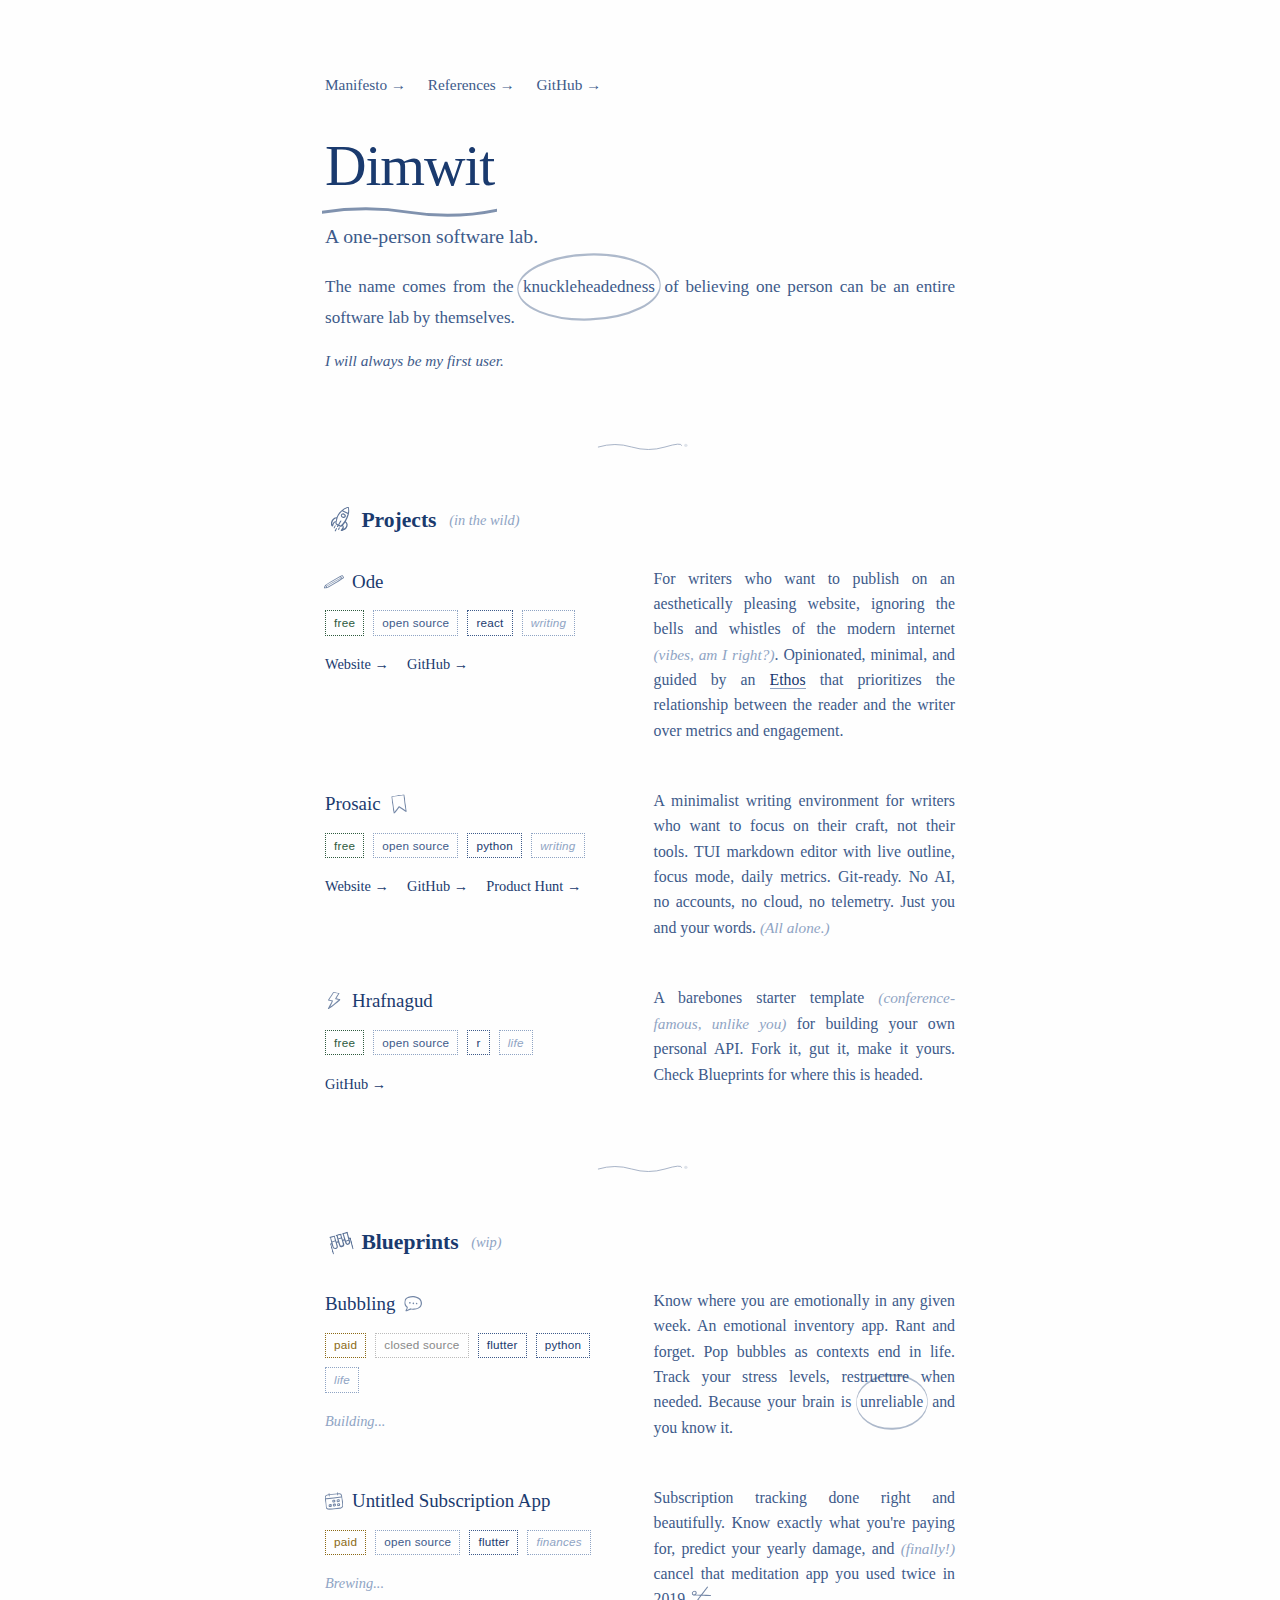
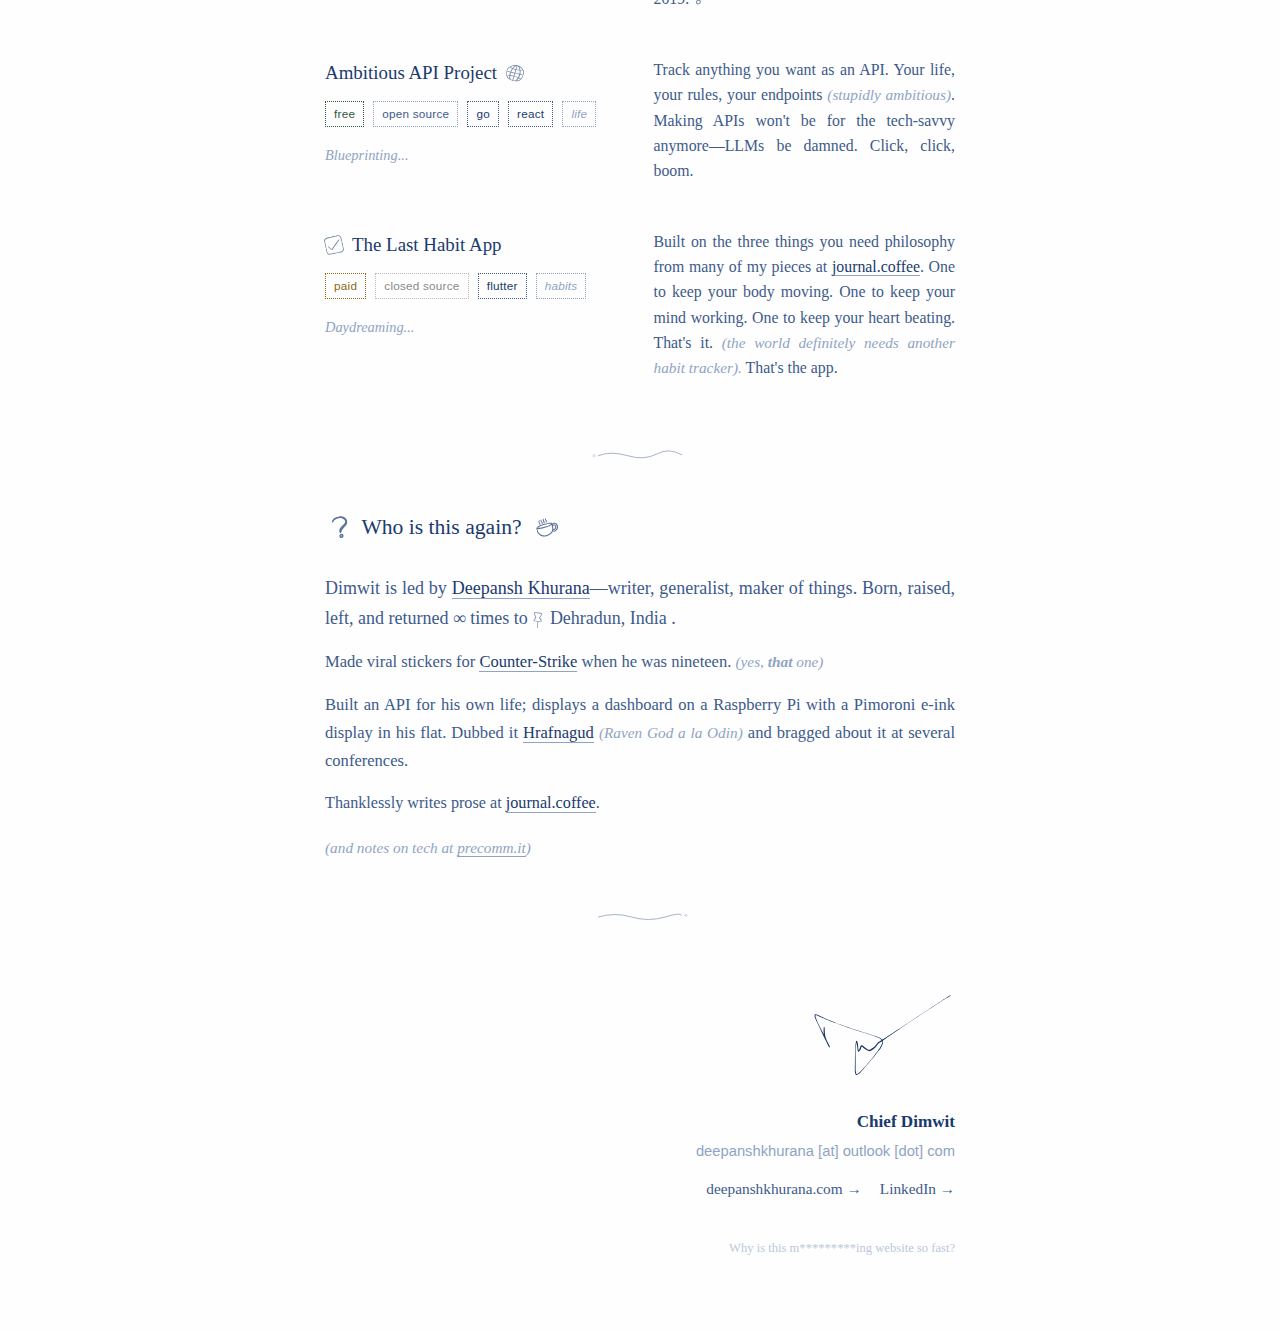
<file: index.html>
<!DOCTYPE html>
<html lang="en">
<head>
  <meta charset="UTF-8">
  <meta name="viewport" content="width=device-width, initial-scale=1.0">
  <title>Dimwit | A One-Person Software Lab</title>
  <meta name="description" content="A one-person software lab building tools for writers, thinkers, and people who want to live intentionally. Projects include Ode, Prosaic, and Hrafnagud.">
  <meta name="keywords" content="software, indie developer, writing tools, personal API, Ode, Prosaic, Hrafnagud, Deepansh Khurana">
  <meta name="author" content="Deepansh Khurana">
  <meta name="robots" content="index, follow">
  
  <meta property="og:type" content="website">
  <meta property="og:title" content="Dimwit | A One-Person Software Lab">
  <meta property="og:description" content="A one-person software lab building tools for writers, thinkers, and people who want to live intentionally.">
  <meta property="og:image" content="https://dimwit.me/svg/og-image.svg">
  <meta property="og:url" content="https://dimwit.me">
  <meta property="og:site_name" content="Dimwit">
  
  <meta name="twitter:card" content="summary_large_image">
  <meta name="twitter:title" content="Dimwit | A One-Person Software Lab">
  <meta name="twitter:description" content="A one-person software lab building tools for writers, thinkers, and people who want to live intentionally.">
  <meta name="twitter:image" content="https://dimwit.me/svg/og-image.svg">
  
  <link rel="canonical" href="https://dimwit.me">
  <link rel="stylesheet" href="style.css">
  <link rel="icon" href="svg/favicon.svg" type="image/svg+xml">
</head>
<body>
  <main>
    <header>
      <nav class="header-nav">
        <a href="manifesto.html">Manifesto →</a>
        <a href="references.html">References →</a>
        <a href="https://github.com/dimwitlabs" target="_blank" rel="noopener">GitHub →</a>
      </nav>
      <h1>
        <span class="annotated">
          Dimwit
          <svg class="underline-scribble" viewBox="0 0 200 12" preserveAspectRatio="none"><path d="M0 8 Q 50 2, 100 8 T 200 6" fill="none" stroke="currentColor" stroke-width="2.5" stroke-linecap="round"/></svg>
        </span>
      </h1>
      <p class="tagline">A one-person software lab.</p>
      <p class="premise">
        The name comes from the 
        <span class="circled">
          knuckleheadedness
          <svg class="circle-annotation" viewBox="0 0 200 50" preserveAspectRatio="none"><ellipse cx="100" cy="25" rx="96" ry="22" fill="none" stroke="currentColor" stroke-width="1.5"/></svg>
        </span>
        of believing one person can be an entire software lab by themselves.
      </p>
      <p class="premise-note">
        I will always be my first user.
      </p>
    </header>

    <img src="svg/divider.svg" class="doodle-divider" alt="">

    <section class="projects">
      <h2>
        <img src="svg/icons/rocket.svg" class="doodle-icon rotate-n20" alt="">
        <strong>Projects</strong>
        <span class="scribble-note">(in the wild)</span>
      </h2>
      
      <div class="project-list">
        <article class="project card-layout">
          <div class="card-info">
            <div class="project-header icon-first">
              <img src="svg/icons/pencil.svg" class="framework-icon rotate-12" alt="">
              <h3 class="project-title">Ode</h3>
            </div>
            <div class="project-tags">
              <span class="tag tag-free">free</span>
              <span class="tag tag-open">open source</span>
              <span class="tag tag-stack">React</span>
              <span class="tag tag-category">writing</span>
            </div>
            <div class="project-links">
              <a href="https://ode.dimwit.me" class="project-link" target="_blank" rel="noopener">Website →</a>
              <a href="https://github.com/deepanshkhurana/ode" class="project-link" target="_blank" rel="noopener">GitHub →</a>
            </div>
          </div>
          <p class="project-desc">For writers who want to publish on an aesthetically pleasing website, ignoring the bells and whistles of the modern internet <span class="note-inline">(vibes, am I right?)</span>. Opinionated, minimal, and guided by an <a href="https://ode.dimwit.me/ethos.html" target="_blank" rel="noopener">Ethos</a> that prioritizes the relationship between the reader and the writer over metrics and engagement.</p>
        </article>

        <article class="project card-layout">
          <div class="card-info">
            <div class="project-header icon-last">
              <h3 class="project-title">Prosaic</h3>
              <img src="svg/icons/bookmark.svg" class="framework-icon rotate-n8" alt="">
            </div>
            <div class="project-tags">
              <span class="tag tag-free">free</span>
              <span class="tag tag-open">open source</span>
              <span class="tag tag-stack">Python</span>
              <span class="tag tag-category">writing</span>
            </div>
            <div class="project-links">
              <a href="https://prosaic.dimwit.me" class="project-link" target="_blank" rel="noopener">Website →</a>
              <a href="https://github.com/deepanshkhurana/Prosaic" class="project-link" target="_blank" rel="noopener">GitHub →</a>
              <a href="https://www.producthunt.com/products/prosaic" class="project-link" target="_blank" rel="noopener">Product Hunt →</a>
            </div>
          </div>
          <p class="project-desc">A minimalist writing environment for writers who want to focus on their craft, not their tools. TUI markdown editor with live outline, focus mode, daily metrics. Git-ready. No AI, no accounts, no cloud, no telemetry. Just you and your words. <span class="note-inline">(All alone.)</span></p>
        </article>

        <article class="project card-layout">
          <div class="card-info">
            <div class="project-header icon-first">
              <img src="svg/icons/zap.svg" class="framework-icon rotate-10" alt="">
              <h3 class="project-title">Hrafnagud</h3>
            </div>
            <div class="project-tags">
              <span class="tag tag-free">free</span>
              <span class="tag tag-open">open source</span>
              <span class="tag tag-stack">R</span>
              <span class="tag tag-category">life</span>
            </div>
            <div class="project-links">
              <a href="https://github.com/DeepanshKhurana/Hrafnagud-Dynamo" class="project-link" target="_blank" rel="noopener">GitHub →</a>
            </div>
          </div>
          <p class="project-desc">A barebones starter template <span class="note-inline">(conference-famous, unlike you)</span> for building your own personal API. Fork it, gut it, make it yours. <span class="note-inline"></span>Check Blueprints for where this is headed.</p>
        </article>
      </div>
    </section>

    <img src="svg/divider.svg" class="doodle-divider" alt="">

    <section class="blueprints">
      <h2>
        <img src="svg/icons/test-tube.svg" class="doodle-icon rotate-18" alt="">
        <strong>Blueprints</strong>
        <span class="scribble-note">(wip)</span>
      </h2>
      
      <div class="blueprint-list">
        <article class="blueprint card-layout">
          <div class="card-info">
            <div class="project-header icon-last">
              <h3 class="project-title">Bubbling</h3>
              <img src="svg/icons/bubble.svg" class="framework-icon rotate-5" alt="">
            </div>
            <div class="project-tags">
              <span class="tag tag-paid">paid</span>
              <span class="tag tag-closed">closed source</span>
              <span class="tag tag-stack">Flutter</span>
              <span class="tag tag-stack">Python</span>
              <span class="tag tag-category">life</span>
            </div>
            <span class="status">Building...</span>
          </div>
          <p class="project-desc">Know where you are emotionally in any given week. An emotional inventory app. Rant and forget. Pop bubbles as contexts end in life. Track your stress levels, restructure when needed. Because your brain is <span class="circled">unreliable<svg class="circle-annotation" viewBox="0 0 200 50" preserveAspectRatio="none"><ellipse cx="100" cy="25" rx="96" ry="22" fill="none" stroke="currentColor" stroke-width="1.5"/></svg></span> and you know it.</p>
        </article>

        <article class="blueprint card-layout">
          <div class="card-info">
            <div class="project-header icon-first">
              <img src="svg/icons/calendar.svg" class="framework-icon rotate-n5" alt="">
              <h3 class="project-title">Untitled Subscription App</h3>
            </div>
            <div class="project-tags">
              <span class="tag tag-paid">paid</span>
              <span class="tag tag-open">open source</span>
              <span class="tag tag-stack">Flutter</span>
              <span class="tag tag-category">finances</span>
            </div>
            <span class="status">Brewing...</span>
          </div>
          <p class="project-desc">Subscription tracking done right and beautifully. Know exactly what you're paying for, predict your yearly damage, and <span class="note-inline">(finally!)</span> cancel that meditation app you used twice in 2019. <img src="svg/icons/scissors.svg" class="framework-icon rotate-n25" alt=""></p>
        </article>

        <article class="blueprint card-layout">
          <div class="card-info">
            <div class="project-header icon-last">
              <h3 class="project-title">Ambitious API Project</h3>
              <img src="svg/icons/globe.svg" class="framework-icon rotate-15" alt="">
            </div>
            <div class="project-tags">
              <span class="tag tag-free">free</span>
              <span class="tag tag-open">open source</span>
              <span class="tag tag-stack">Go</span>
              <span class="tag tag-stack">React</span>
              <span class="tag tag-category">life</span>
            </div>
            <span class="status">Blueprinting...</span>
          </div>
          <p class="project-desc">Track anything you want as an API. Your life, your rules, your endpoints <span class="note-inline">(stupidly ambitious)</span>. Making APIs won't be for the tech-savvy anymore—LLMs be damned. Click, click, boom.</p>
        </article>

        <article class="blueprint card-layout">
          <div class="card-info">
            <div class="project-header icon-first">
              <img src="svg/icons/checklist.svg" class="framework-icon rotate-n12" alt="">
              <h3 class="project-title">The Last Habit App</h3>
            </div>
            <div class="project-tags">
              <span class="tag tag-paid">paid</span>
              <span class="tag tag-closed">closed source</span>
              <span class="tag tag-stack">Flutter</span>
              <span class="tag tag-category">habits</span>
            </div>
            <span class="status">Daydreaming...</span>
          </div>
          <p class="project-desc">Built on the three things you need philosophy from many of my pieces at <a href="https://journal.coffee/" target="_blank" rel="noopener">journal.coffee</a>. One to keep your body moving. One to keep your mind working. One to keep your heart beating. That's it. <span class="note-inline">(the world definitely needs another habit tracker).</span> That's the app.
        </article>
      </div>
    </section>

    <img src="svg/divider-alt.svg" class="doodle-divider" alt="">

    <section class="about">
      <h2>
        <img src="svg/icons/question.svg" class="doodle-icon rotate-n10" alt="">
        Who is this again?
        <img src="svg/icons/coffee.svg" class="doodle-icon rotate-8" alt="">
      </h2>
      <p>
        Dimwit is led by <a href="https://deepanshkhurana.com/" target="_blank" rel="noopener">Deepansh Khurana</a>—writer, generalist, maker of things. 
        <span class="location">
          Born, raised, left, and returned ∞ times to <img src="svg/icons/pin.svg" class="doodle-pin-img" alt="">Dehradun, India
        </span>.
      </p>
      <p class="bio-detail">
        Made viral stickers for <a href="https://stash.clash.gg/stickers/capsule/110/Team-Roles-Capsule" target="_blank" rel="noopener">Counter-Strike</a> when he was nineteen. <span class="note-inline">(yes, <strong>that</strong> one)</span>
      </p>
      <p class="bio-detail">
        Built an API for his own life; displays a dashboard on a Raspberry Pi with a Pimoroni e-ink display in his flat. Dubbed it <a href="https://github.com/DeepanshKhurana/Hrafnagud-Dynamo" target="_blank" rel="noopener">Hrafnagud</a> <span class="note-inline">(Raven God a la Odin)</span> and bragged about it at several conferences.
      </p>
      <p class="bio-journal">
        Thanklessly writes prose at <a href="https://journal.coffee/" target="_blank" rel="noopener">journal.coffee</a>.
      </p>
      <span class="note-inline">(and notes on tech at <a href="https://precomm.it" target="_blank" rel="noopener">precomm.it</a>)</span>
    </section>

    <img src="svg/divider.svg" class="doodle-divider" alt="">

    <footer>
      <img src="svg/signature.svg" class="signature-doodle" alt="">
      
      <div class="signature">
        <span class="title">Chief Dimwit</span>
        <span class="email">deepanshkhurana [at] outlook [dot] com</span>
        <div class="footer-links">
          <a href="https://deepanshkhurana.com/" target="_blank" rel="noopener">deepanshkhurana.com →</a>
          <a href="https://linkedin.com/in/deepanshkhurana" target="_blank" rel="noopener">LinkedIn →</a>
        </div>
      </div>

      <p class="footer-joke">
        <a href="https://motherfuckingwebsite.com/" target="_blank" rel="noopener">Why is this m*********ing website so fast?</a>
      </p>
    </footer>
  </main>
</body>
</html>
</file>
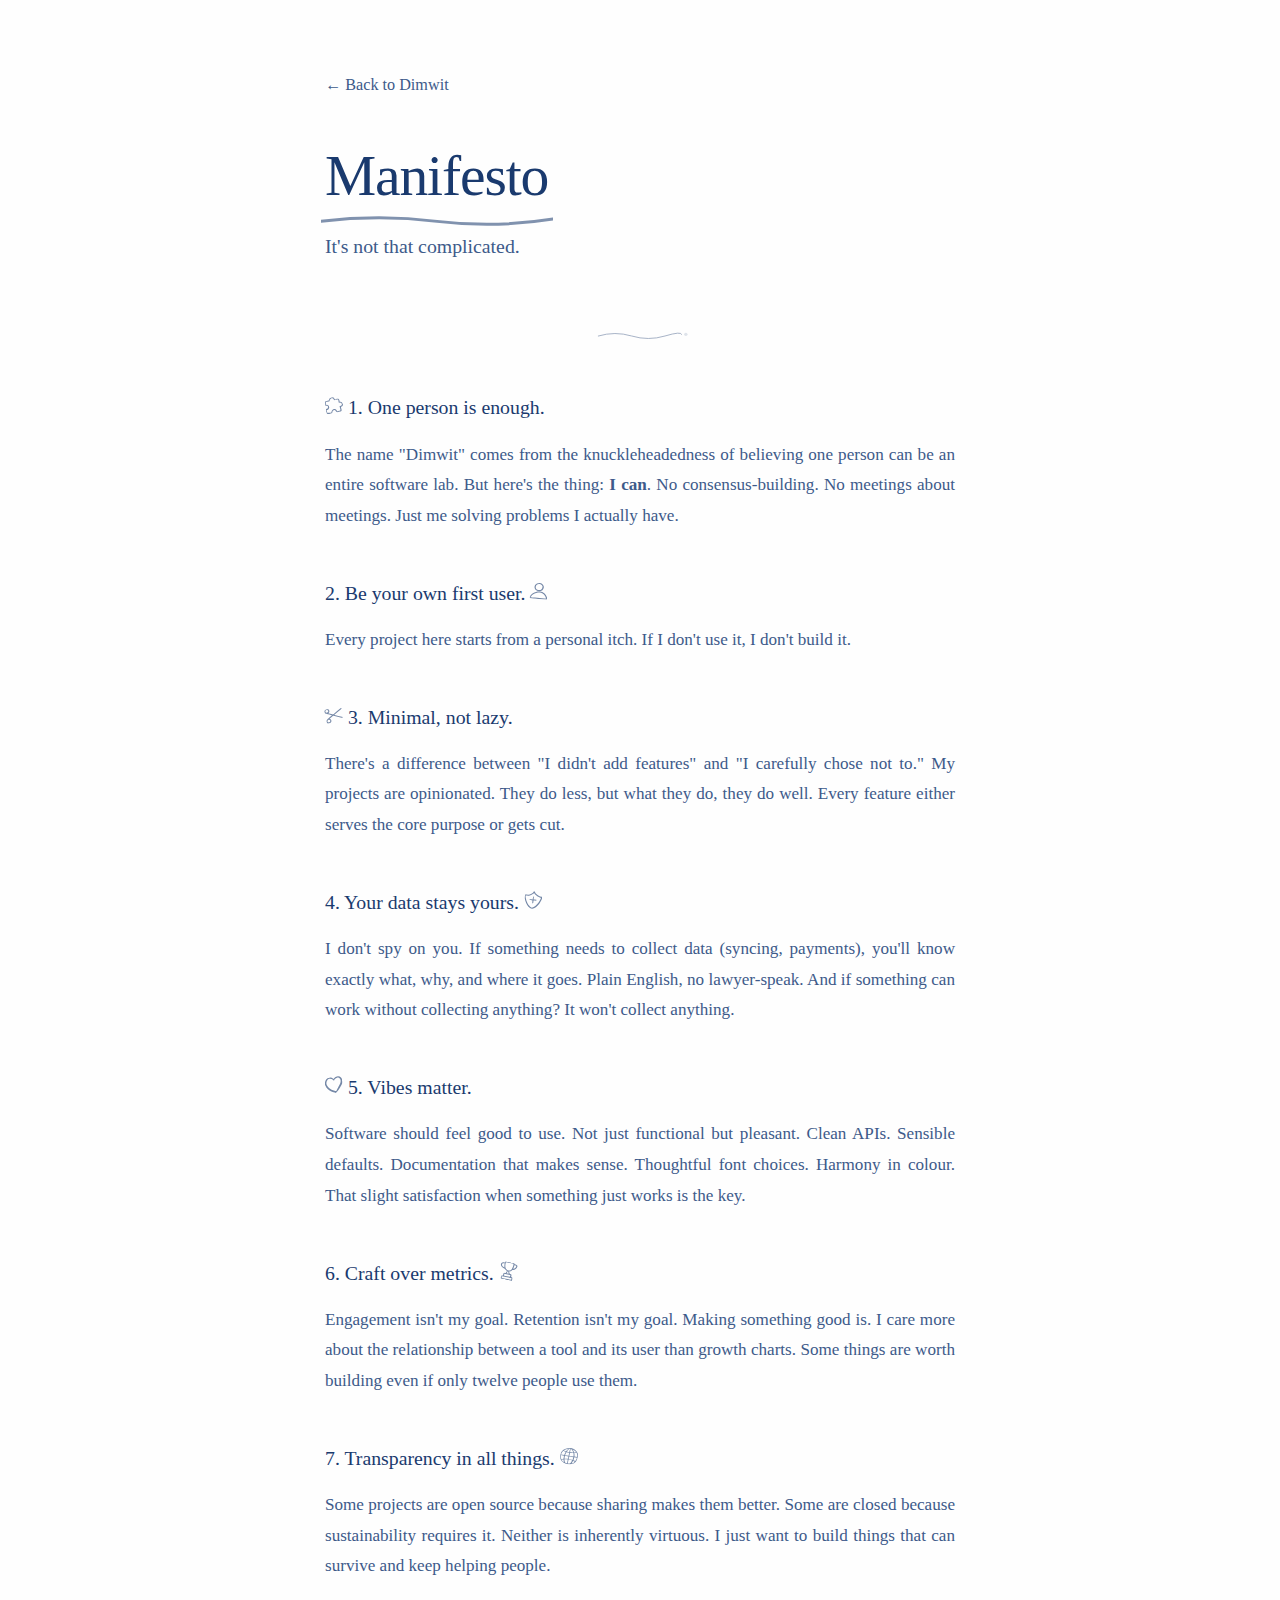
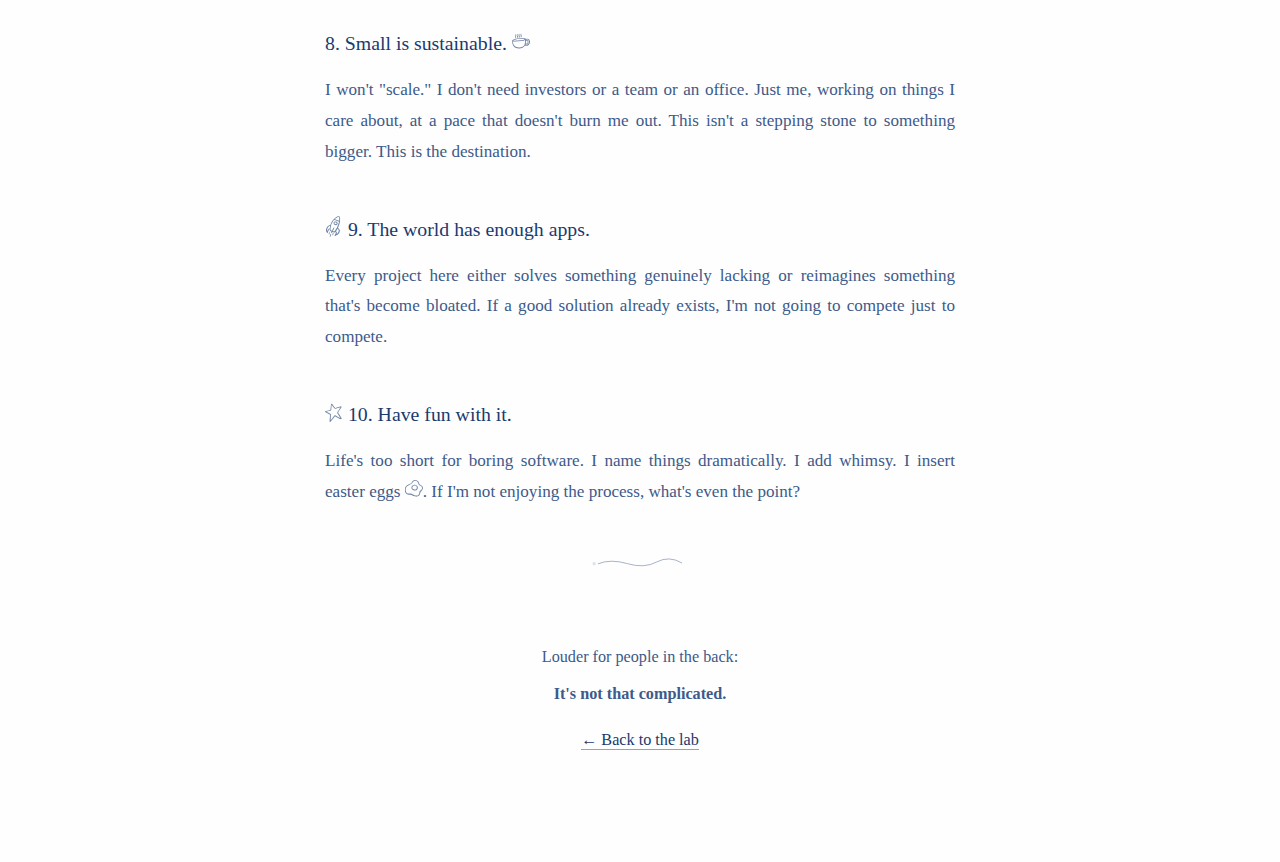
<file: manifesto.html>
<!DOCTYPE html>
<html lang="en">
<head>
  <meta charset="UTF-8">
  <meta name="viewport" content="width=device-width, initial-scale=1.0">
  <title>Manifesto | Dimwit</title>
  <meta name="description" content="The guiding principles behind Dimwit. Built for one user first. Simple over clever. Finished over perfect.">
  <meta name="keywords" content="software manifesto, indie developer principles, Dimwit, simple software">
  <meta name="author" content="Deepansh Khurana">
  <meta name="robots" content="index, follow">
  
  <meta property="og:type" content="website">
  <meta property="og:title" content="Manifesto | Dimwit">
  <meta property="og:description" content="The guiding principles behind Dimwit. Built for one user first. Simple over clever. Finished over perfect.">
  <meta property="og:image" content="svg/og-image.svg">
  <meta property="og:url" content="https://dimwit.me/manifesto">
  <meta property="og:site_name" content="Dimwit">
  
  <meta name="twitter:card" content="summary_large_image">
  <meta name="twitter:title" content="Manifesto | Dimwit">
  <meta name="twitter:description" content="The guiding principles behind Dimwit. Built for one user first. Simple over clever. Finished over perfect.">
  <meta name="twitter:image" content="svg/og-image.svg">
  
  <link rel="canonical" href="https://dimwit.me/manifesto">
  <link rel="stylesheet" href="style.css">
  <link rel="icon" href="svg/favicon.svg" type="image/svg+xml">
</head>
<body>
  <main>
    <header>
      <p class="back-link"><a href="https://dimwit.me">← Back to Dimwit</a></p>
      <h1>
        <span class="annotated">
          Manifesto
          <svg class="underline-scribble" viewBox="0 0 200 12" preserveAspectRatio="none"><path d="M0 8 Q 50 2, 100 8 T 200 6" fill="none" stroke="currentColor" stroke-width="2.5" stroke-linecap="round"/></svg>
        </span>
      </h1>
      <p class="tagline">It's not that complicated.</p>
    </header>

    <img src="svg/divider.svg" class="doodle-divider" alt="">

    <section class="manifesto">
      <article class="manifesto-point">
        <h2><img src="svg/icons/puzzle.svg" class="framework-icon rotate-n10" alt=""> 1. One person is enough.</h2>
        <p>
          The name "Dimwit" comes from the knuckleheadedness of believing one person can be an entire software lab. But here's the thing: <strong>I can</strong>. No consensus-building. No meetings about meetings. Just me solving problems I actually have.
        </p>
      </article>

      <article class="manifesto-point">
        <h2>2. Be your own first user. <img src="svg/icons/user.svg" class="framework-icon rotate-5" alt=""></h2>
        <p>
          Every project here starts from a personal itch. If I don't use it, I don't build it.
        </p>
      </article>

      <article class="manifesto-point">
        <h2><img src="svg/icons/scissors.svg" class="framework-icon rotate-n12" alt=""> 3. Minimal, not lazy.</h2>
        <p>
          There's a difference between "I didn't add features" and "I carefully chose not to." My projects are opinionated. They do less, but what they do, they do well. Every feature either serves the core purpose or gets cut.
        </p>
      </article>

      <article class="manifesto-point">
        <h2>4. Your data stays yours. <img src="svg/icons/shield.svg" class="framework-icon rotate-8" alt=""></h2>
        <p>
          I don't spy on you. If something needs to collect data (syncing, payments), you'll know exactly what, why, and where it goes. Plain English, no lawyer-speak. And if something can work without collecting anything? It won't collect anything.
        </p>
      </article>

      <article class="manifesto-point">
        <h2><img src="svg/icons/heart.svg" class="framework-icon rotate-n8" alt=""> 5. Vibes matter.</h2>
        <p>
          Software should feel good to use. Not just functional but pleasant. Clean APIs. Sensible defaults. Documentation that makes sense. Thoughtful font choices. Harmony in colour. That slight satisfaction when something just works is the key.
        </p>
      </article>

      <article class="manifesto-point">
        <h2>6. Craft over metrics. <img src="svg/icons/trophy.svg" class="framework-icon rotate-12" alt=""></h2>
        <p>
          Engagement isn't my goal. Retention isn't my goal. Making something good is. I care more about the relationship between a tool and its user than growth charts. Some things are worth building even if only twelve people use them.
        </p>
      </article>

      <article class="manifesto-point">
        <h2>7. Transparency in all things. <img src="svg/icons/globe.svg" class="framework-icon rotate-10" alt=""></h2>
        <p>
          Some projects are open source because sharing makes them better. Some are closed because sustainability requires it. Neither is inherently virtuous. I just want to build things that can survive and keep helping people.
        </p>
      </article>

      <article class="manifesto-point">
        <h2>8. Small is sustainable. <img src="svg/icons/coffee.svg" class="framework-icon rotate-n5" alt=""></h2>
        <p>
          I won't "scale." I don't need investors or a team or an office. Just me, working on things I care about, at a pace that doesn't burn me out. This isn't a stepping stone to something bigger. This is the destination.
        </p>
      </article>

      <article class="manifesto-point">
        <h2><img src="svg/icons/rocket.svg" class="framework-icon rotate-n20" alt=""> 9. The world has enough apps.</h2>
        <p>
          Every project here either solves something genuinely lacking or reimagines something that's become bloated. If a good solution already exists, I'm not going to compete just to compete.
        </p>
      </article>

      <article class="manifesto-point">
        <h2><img src="svg/icons/star.svg" class="framework-icon rotate-n15" alt=""> 10. Have fun with it.</h2>
        <p>
          Life's too short for boring software. I name things dramatically. I add whimsy. I insert easter eggs <img src="svg/icons/egg.svg" class="framework-icon rotate-10" alt="">. If I'm not enjoying the process, what's even the point?
        </p>
      </article>
    </section>

    <img src="svg/divider-alt.svg" class="doodle-divider" alt="">

    <footer class="manifesto-footer">
      <p class="footer-small">Louder for people in the back:</p>
      <p><strong>It's not that complicated.</strong></p>
      <p class="back-home"><a href="index.html">← Back to the lab</a></p>
    </footer>
  </main>
</body>
</html>
</file>
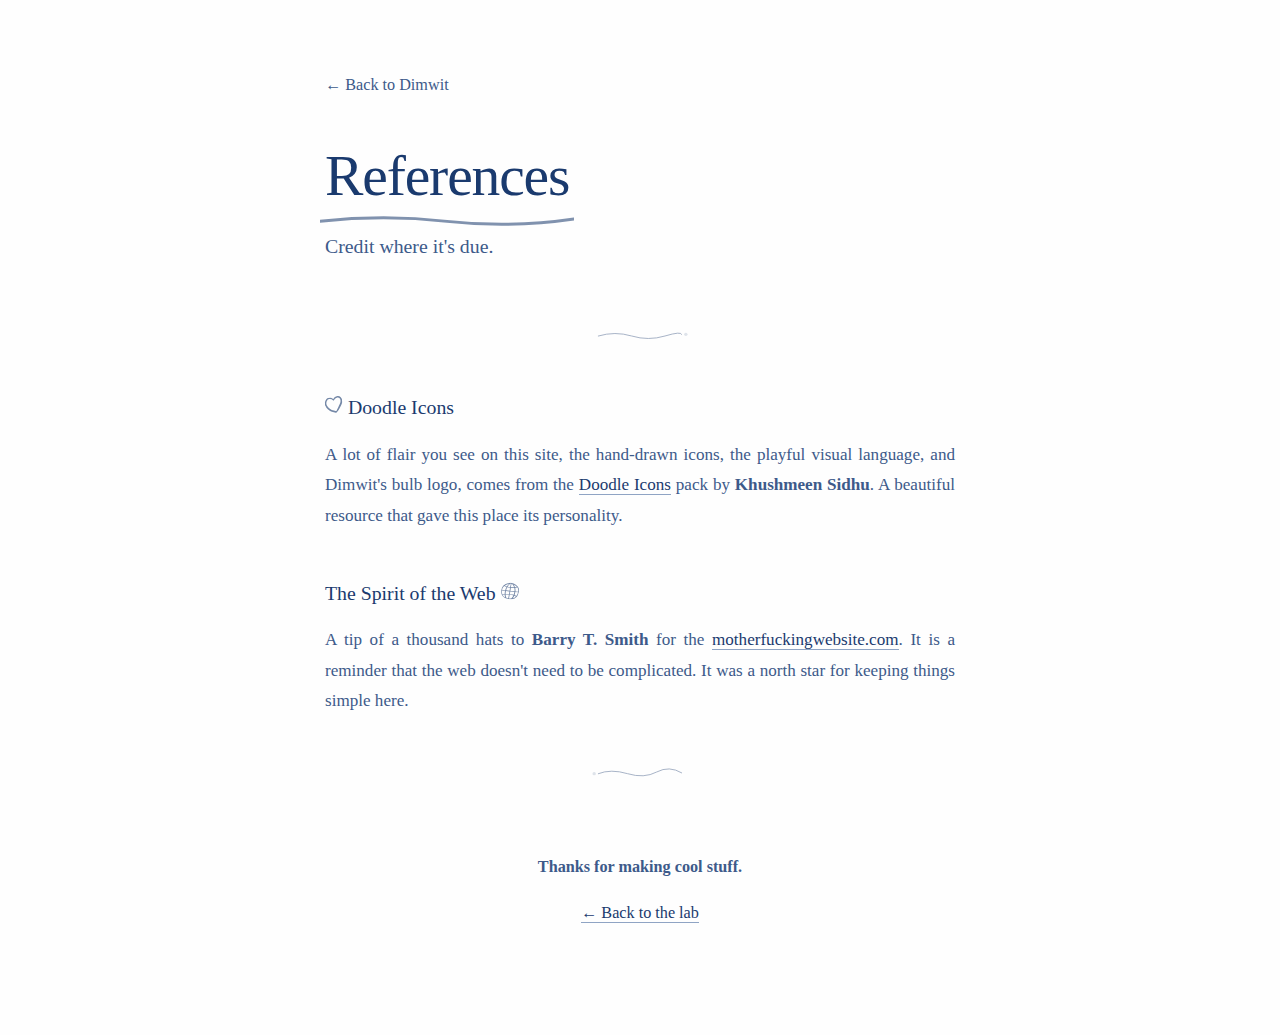
<file: references.html>
<!DOCTYPE html>
<html lang="en">
<head>
  <meta charset="UTF-8">
  <meta name="viewport" content="width=device-width, initial-scale=1.0">
  <title>References | Dimwit</title>
  <meta name="description" content="Credits and references for the people and resources that helped shape Dimwit.">
  <meta name="keywords" content="Dimwit, credits, references, doodle icons, Khushmeen Sidhu">
  <meta name="author" content="Deepansh Khurana">
  <meta name="robots" content="index, follow">
  
  <meta property="og:type" content="website">
  <meta property="og:title" content="References | Dimwit">
  <meta property="og:description" content="Credits and references for the people and resources that helped shape Dimwit.">
  <meta property="og:image" content="svg/og-image.svg">
  <meta property="og:url" content="https://dimwit.me/references">
  <meta property="og:site_name" content="Dimwit">
  
  <meta name="twitter:card" content="summary_large_image">
  <meta name="twitter:title" content="References | Dimwit">
  <meta name="twitter:description" content="Credits and references for the people and resources that helped shape the Dimwit homepage.">
  <meta name="twitter:image" content="svg/og-image.svg">
  
  <link rel="canonical" href="https://dimwit.me/references">
  <link rel="stylesheet" href="style.css">
  <link rel="icon" href="svg/favicon.svg" type="image/svg+xml">
</head>
<body>
  <main>
    <header>
      <p class="back-link"><a href="https://dimwit.me">← Back to Dimwit</a></p>
      <h1>
        <span class="annotated">
          References
          <svg class="underline-scribble" viewBox="0 0 200 12" preserveAspectRatio="none"><path d="M0 8 Q 50 2, 100 8 T 200 6" fill="none" stroke="currentColor" stroke-width="2.5" stroke-linecap="round"/></svg>
        </span>
      </h1>
      <p class="tagline">Credit where it's due.</p>
    </header>

    <img src="svg/divider.svg" class="doodle-divider" alt="">

    <section class="manifesto">
      <article class="manifesto-point">
        <h2><img src="svg/icons/heart.svg" class="framework-icon rotate-n10" alt=""> Doodle Icons</h2>
        <p>
          A lot of flair you see on this site, the hand-drawn icons, the playful visual language, and Dimwit's bulb logo, comes from the <a href="https://khushmeen.gumroad.com/l/doodleicons" target="_blank" rel="noopener">Doodle Icons</a> pack by <strong>Khushmeen Sidhu</strong>. A beautiful resource that gave this place its personality.
        </p>
      </article>

      <article class="manifesto-point">
        <h2>The Spirit of the Web <img src="svg/icons/globe.svg" class="framework-icon rotate-8" alt=""></h2>
        <p>
          A tip of a thousand hats to <strong>Barry T. Smith</strong> for the <a href="https://motherfuckingwebsite.com/" target="_blank" rel="noopener">motherfuckingwebsite.com</a>. It is a reminder that the web doesn't need to be complicated. It was a north star for keeping things simple here.
        </p>
      </article>
    </section>

    <img src="svg/divider-alt.svg" class="doodle-divider" alt="">

    <footer class="manifesto-footer">
      <p><strong>Thanks for making cool stuff.</strong></p>
      <p class="back-home"><a href="index.html">← Back to the lab</a></p>
    </footer>
  </main>
</body>
</html>
</file>
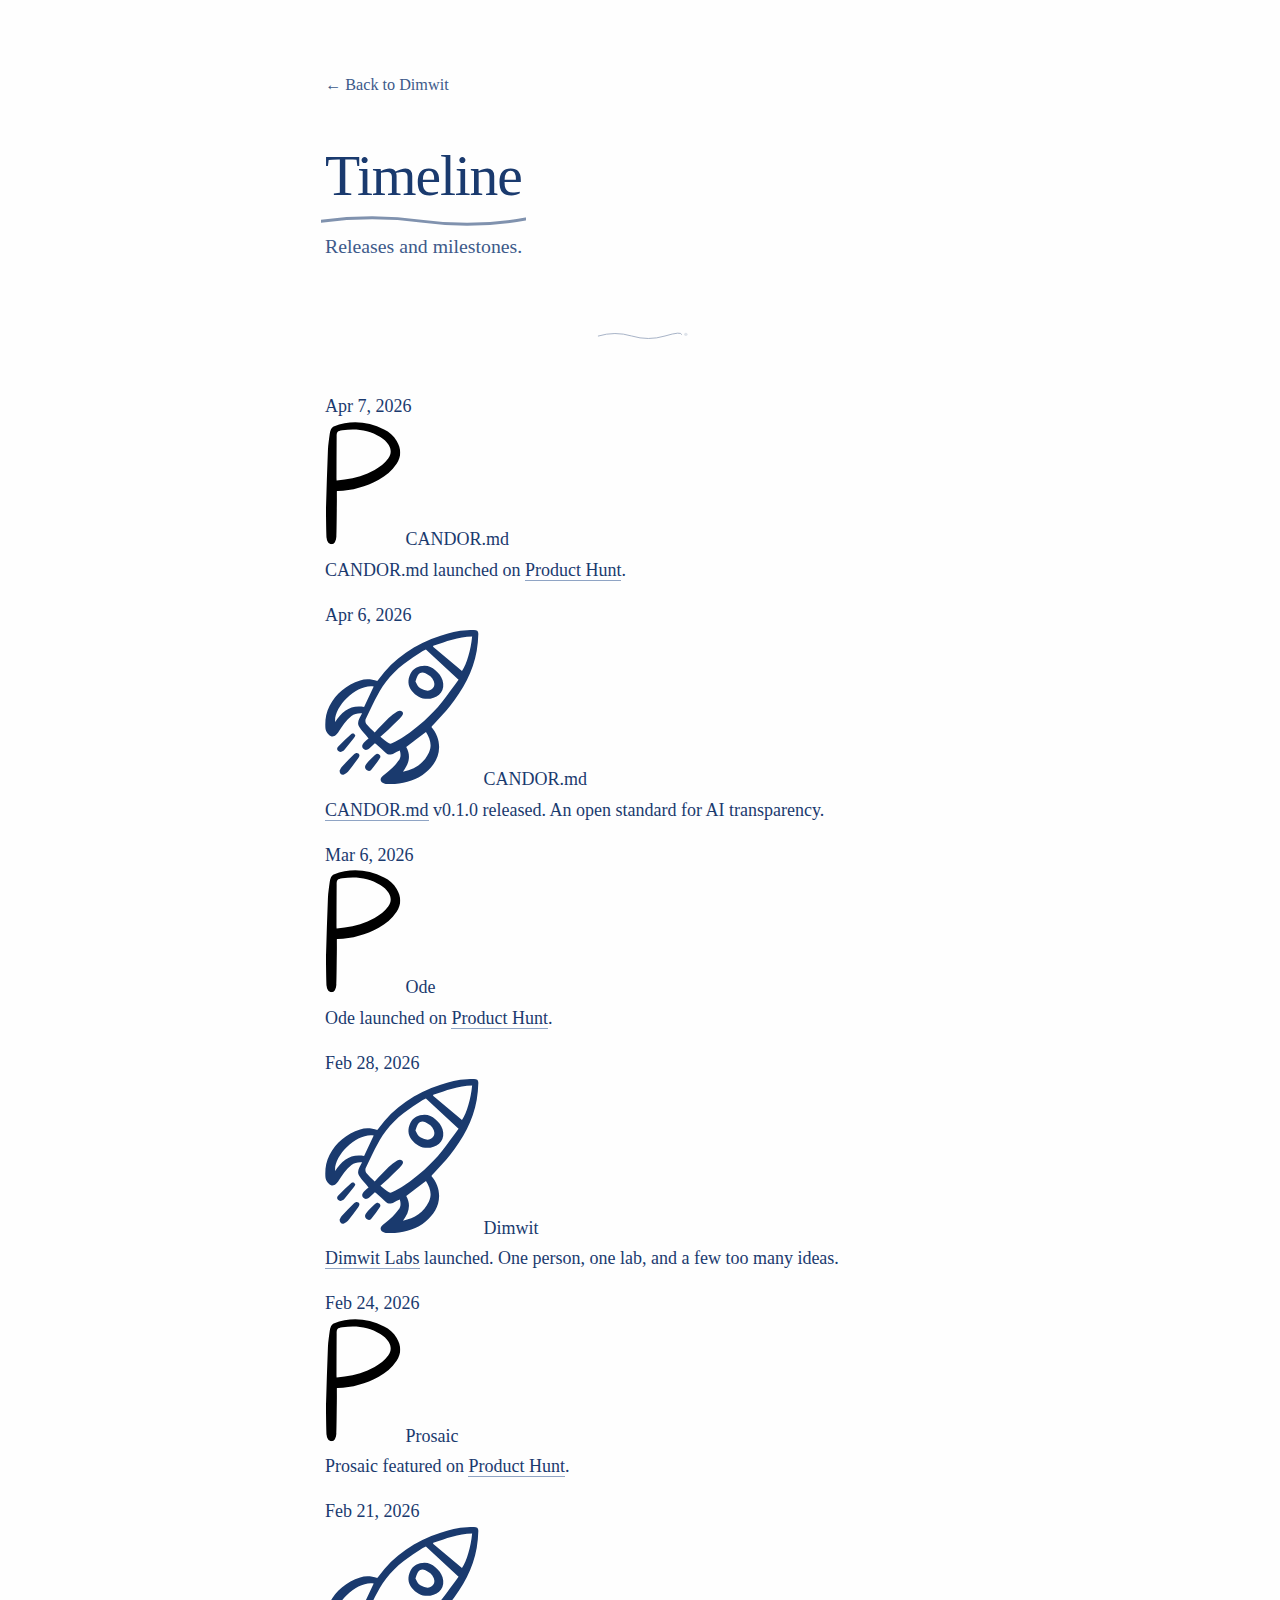
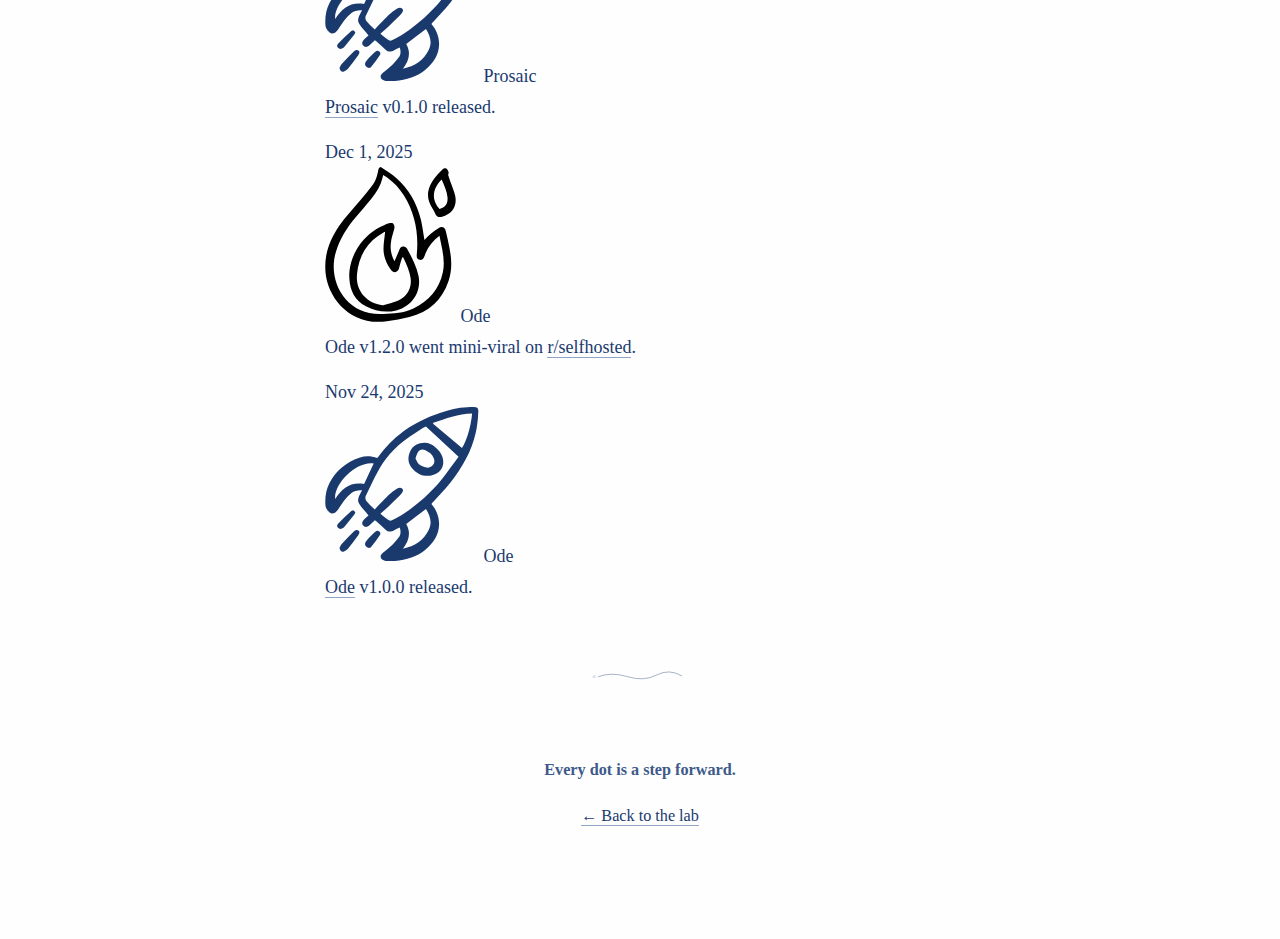
<file: timeline.html>
<!DOCTYPE html>
<html lang="en">
<head>
  <meta charset="UTF-8">
  <meta name="viewport" content="width=device-width, initial-scale=1.0">
  <title>Timeline | Dimwit</title>
  <meta name="description" content="A timeline of releases and milestones across all Dimwit projects.">
  <meta name="keywords" content="Dimwit, timeline, releases, Ode, Prosaic, CANDOR.md, changelog">
  <meta name="author" content="Deepansh Khurana">
  <meta name="robots" content="index, follow">
  
  <meta property="og:type" content="website">
  <meta property="og:title" content="Timeline | Dimwit">
  <meta property="og:description" content="A timeline of releases and milestones across all Dimwit projects.">
  <meta property="og:image" content="svg/og-image.svg">
  <meta property="og:url" content="https://dimwit.me/timeline">
  <meta property="og:site_name" content="Dimwit">
  
  <meta name="twitter:card" content="summary_large_image">
  <meta name="twitter:title" content="Timeline | Dimwit">
  <meta name="twitter:description" content="A timeline of releases and milestones across all Dimwit projects.">
  <meta name="twitter:image" content="svg/og-image.svg">
  
  <link rel="canonical" href="https://dimwit.me/timeline">
  <link rel="stylesheet" href="style.css">
  <link rel="icon" href="svg/favicon.svg" type="image/svg+xml">
</head>
<body>
  <main>
    <header>
      <p class="back-link"><a href="index.html">← Back to Dimwit</a></p>
      <h1>
        <span class="annotated">
          Timeline
          <svg class="underline-scribble" viewBox="0 0 200 12" preserveAspectRatio="none"><path d="M0 8 Q 50 2, 100 8 T 200 6" fill="none" stroke="currentColor" stroke-width="2.5" stroke-linecap="round"/></svg>
        </span>
      </h1>
      <p class="tagline">Releases and milestones.</p>
    </header>

    <img src="svg/divider.svg" class="doodle-divider" alt="">

    <section class="timeline-section">
      <div id="timeline" class="timeline">
        <div class="timeline-loading">
          <img src="svg/icons/clock.svg" class="doodle-icon rotate-n10 timeline-spinner" alt="">
          <p>Fetching releases...</p>
        </div>
      </div>
    </section>

    <img src="svg/divider-alt.svg" class="doodle-divider" alt="">

    <footer class="manifesto-footer">
      <strong><p class="footer-small">Every dot is a step forward.</p></strong>
      <p class="back-home"><a href="index.html">← Back to the lab</a></p>
    </footer>
  </main>

  <script>
    const FEEDS = [
      {
        apiUrl: 'https://api.github.com/repos/DimwitLabs/ode/releases?per_page=100',
        project: 'Ode',
        slug: 'ode',
        color: 'var(--ink)',
        repoUrl: 'https://github.com/DimwitLabs/ode'
      },
      {
        apiUrl: 'https://api.github.com/repos/DimwitLabs/Prosaic/releases?per_page=100',
        project: 'Prosaic',
        slug: 'prosaic',
        color: 'var(--green)',
        repoUrl: 'https://github.com/DimwitLabs/Prosaic'
      },
      {
        apiUrl: 'https://api.github.com/repos/DimwitLabs/CANDOR.md/releases?per_page=100',
        project: 'CANDOR.md',
        slug: 'candor',
        color: 'var(--amber)',
        repoUrl: 'https://github.com/DimwitLabs/CANDOR.md'
      }
    ];

    const MILESTONES = [
      {
        date: new Date('2026-02-24T00:00:00Z'),
        project: 'Prosaic',
        slug: 'prosaic',
        type: 'milestone',
        title: '',
        icon: 'svg/icons/producthunt-logo.svg',
        content: 'Prosaic featured on <a href="https://www.producthunt.com/products/prosaic" target="_blank" rel="noopener">Product Hunt</a>.'
      },
      {
        date: new Date('2026-03-06T00:00:00Z'),
        project: 'Ode',
        slug: 'ode',
        type: 'milestone',
        title: '',
        icon: 'svg/icons/producthunt-logo.svg',
        content: 'Ode launched on <a href="https://www.producthunt.com/products/ode-6" target="_blank" rel="noopener">Product Hunt</a>.'
      },
      {
        date: new Date('2026-02-28T00:00:00Z'),
        project: 'Dimwit',
        slug: 'dimwit',
        type: 'milestone',
        title: '',
        icon: 'svg/icons/rocket.svg',
        content: '<a href="https://dimwit.me" target="_blank" rel="noopener">Dimwit Labs</a> launched. One person, one lab, and a few too many ideas.'
      },
      {
        date: new Date('2026-04-06T00:00:00Z'),
        project: 'CANDOR.md',
        slug: 'candor',
        type: 'milestone',
        title: '',
        icon: 'svg/icons/rocket.svg',
        content: '<a href="https://github.com/DimwitLabs/CANDOR.md" target="_blank" rel="noopener">CANDOR.md</a> v0.1.0 released. An open standard for AI transparency.'
      },
      {
        date: new Date('2026-04-07T00:00:00Z'),
        project: 'CANDOR.md',
        slug: 'candor',
        type: 'milestone',
        title: '',
        icon: 'svg/icons/producthunt-logo.svg',
        content: 'CANDOR.md launched on <a href="https://www.producthunt.com/products/candor-md" target="_blank" rel="noopener">Product Hunt</a>.'
      },
      {
        date: new Date('2025-12-01T00:00:00Z'),
        project: 'Ode',
        slug: 'ode',
        type: 'milestone',
        title: '',
        icon: 'svg/icons/fire.svg',
        content: 'Ode v1.2.0 went mini-viral on <a href="https://www.reddit.com/r/selfhosted/comments/1paua8a/ode_v120_theming_engine_presets_defaults_handling/" target="_blank" rel="noopener">r/selfhosted</a>.'
      },
      {
        date: new Date('2025-11-24T00:00:00Z'),
        project: 'Ode',
        slug: 'ode',
        type: 'milestone',
        title: '',
        icon: 'svg/icons/rocket.svg',
        content: '<a href="https://github.com/DimwitLabs/ode" target="_blank" rel="noopener">Ode</a> v1.0.0 released.'
      },
      {
        date: new Date('2026-02-21T00:00:00Z'),
        project: 'Prosaic',
        slug: 'prosaic',
        type: 'milestone',
        title: '',
        icon: 'svg/icons/rocket.svg',
        content: '<a href="https://github.com/DimwitLabs/Prosaic" target="_blank" rel="noopener">Prosaic</a> v0.1.0 released.'
      }
    ];

    function parseApiReleases(releases, feedConfig) {
      return releases
        .filter(r => !r.draft && !r.prerelease)
        .filter(r => {
          const body = r.body || '';
          return /^###?\s/m.test(body);
        })
        .map(r => ({
          date: new Date(r.published_at),
          project: feedConfig.project,
          slug: feedConfig.slug,
          type: 'release',
          title: r.name || r.tag_name,
          url: r.html_url,
          content: r.body || '',
          color: feedConfig.color
        }));
    }

    function formatDate(date) {
      return date.toLocaleDateString('en-US', {
        year: 'numeric',
        month: 'short',
        day: 'numeric'
      });
    }

    function summariseContent(markdown) {
      const lines = markdown.split('\n');
      const sections = [];

      for (let i = 0; i < lines.length; i++) {
        const match = lines[i].match(/^###?\s+(.+)/);
        if (match) {
          const text = match[1].replace(/[*_`]/g, '').trim();
          let count = 0;
          for (let j = i + 1; j < lines.length; j++) {
            if (/^###?\s/.test(lines[j])) break;
            if (/^\s*[-*]\s/.test(lines[j])) count++;
          }
          sections.push(count > 0 ? `${text} (${count})` : text);
        }
      }

      if (sections.length > 0) return sections.join(' · ');

      const plain = markdown.replace(/[#*_`\[\]()>]/g, '').trim();
      return plain.length > 120 ? plain.substring(0, 120) + '…' : plain;
    }

    function renderTimeline(items) {
      const timeline = document.getElementById('timeline');

      if (items.length === 0) {
        timeline.innerHTML = '<p class="timeline-empty">No updates found.</p>';
        return;
      }

      const grouped = {};
      items.forEach(item => {
        const key = item.date.toISOString().split('T')[0];
        if (!grouped[key]) grouped[key] = [];
        grouped[key].push(item);
      });

      const sortedDates = Object.keys(grouped).sort((a, b) => b.localeCompare(a));

      let html = '';
      let entryIndex = 0;
      sortedDates.forEach(dateKey => {
        const dateItems = grouped[dateKey];
        const dateLabel = formatDate(new Date(dateKey + 'T12:00:00Z'));

        html += `<div class="timeline-date-group">`;
        html += `<div class="timeline-date-label"><span>${dateLabel}</span></div>`;

        dateItems.forEach(item => {
          const isMilestone = item.type === 'milestone';
          const dotClass = isMilestone ? 'timeline-dot milestone' : 'timeline-dot';
          const dotAreaClass = isMilestone ? 'timeline-dot-area milestone-area' : 'timeline-dot-area';
          const side = entryIndex % 2 === 0 ? 'timeline-left' : 'timeline-right';
          const projectClass = `timeline-project-${item.slug}`;
          const summary = isMilestone ? item.content : summariseContent(item.content);

          html += `
            <div class="timeline-entry ${side} ${projectClass}" data-type="${item.type}" data-project="${item.slug}">
              <div class="${dotAreaClass}">
                <span class="${dotClass}"></span>
              </div>
              <div class="timeline-content">
                <div class="timeline-entry-header">
                  ${isMilestone ? `<img src="${item.icon}" class="timeline-milestone-icon" alt="">` : ''}
                  <span class="timeline-project-name ${projectClass}">${item.project}</span>
                  ${isMilestone ? `<span class="timeline-version">${item.title}</span>` : `<a href="${item.url}" class="timeline-version" target="_blank" rel="noopener">${item.title}</a>`}
                </div>
                <p class="timeline-summary">${summary}</p>
              </div>
            </div>`;
          entryIndex++;
        });

        html += `</div>`;
      });

      timeline.innerHTML = html;
    }

    async function fetchReleases(feedConfig) {
      try {
        const res = await fetch(feedConfig.apiUrl);
        if (!res.ok) throw new Error(`HTTP ${res.status}`);
        const releases = await res.json();
        return parseApiReleases(releases, feedConfig);
      } catch (err) {
        console.warn(`Failed to fetch ${feedConfig.project} releases:`, err);
        return [];
      }
    }

    async function init() {
      const results = await Promise.all(FEEDS.map(fetchReleases));
      const allItems = results.flat().concat(MILESTONES);

      allItems.sort((a, b) => b.date - a.date);

      renderTimeline(allItems);
    }

    init();
  </script>
</body>
</html>
</file>
<file: style.css>
:root {
  --ink: #1a3a6e;
  --ink-light: #3d5a8a;
  --ink-faint: #8fa4c4;
  --paper: #fefefe;
  --green: #2d5a3d;
  --amber: #8b6914;
}

* {
  margin: 0;
  padding: 0;
  box-sizing: border-box;
}

html {
  font-size: 18px;
  overflow-x: hidden;
}

body {
  font-family: 'Georgia', 'Times New Roman', serif;
  background-color: var(--paper);
  color: var(--ink);
  line-height: 1.7;
  min-height: 100vh;
  overflow-x: hidden;
}

main {
  max-width: 720px;
  margin: 0 auto;
  padding: 4rem 2.5rem;
  position: relative;
}

h1 {
  font-size: 3.2rem;
  font-weight: 400;
  letter-spacing: -0.02em;
  margin-bottom: 0.3rem;
}

h2 {
  font-size: 1.2rem;
  font-weight: 400;
  margin-bottom: 1.5rem;
  color: var(--ink);
  position: relative;
  display: inline-flex;
  align-items: center;
  gap: 0.5rem;
}

h3 {
  font-size: 1.05rem;
  font-weight: 400;
  margin-bottom: 0;
}

h3 a {
  border-bottom: none;
}

h3 a:hover {
  border-bottom: 1px solid var(--ink);
}

.project-title {
  font-size: 1.05rem;
  font-weight: 500;
  color: var(--ink);
}

p {
  margin-bottom: 0.8rem;
  text-align: justify;
}

a {
  color: var(--ink);
  text-decoration: none;
  border-bottom: 1px solid var(--ink-faint);
  transition: border-color 0.15s ease;
}

a:hover {
  border-color: var(--ink);
}

header {
  margin-bottom: 3.5rem;
}

.header-nav {
  margin-bottom: 1rem;
  font-size: 0.85rem;
  display: flex;
  gap: 1.2rem;
}

.header-nav a {
  color: var(--ink-light);
  border-bottom: 1px solid transparent;
}

.header-nav a:hover {
  border-bottom: 1px solid var(--ink-faint);
}

.back-link {
  margin-bottom: 1.5rem;
  font-size: 0.9rem;
}

.back-link a {
  color: var(--ink-light);
  border-bottom: 1px solid transparent;
}

.back-link a:hover {
  border-bottom: 1px solid var(--ink-faint);
}

.manifesto {
  margin-bottom: 2rem;
}

.manifesto-point {
  margin-bottom: 2.5rem;
}

.manifesto-point h2 {
  font-size: 1.1rem;
  font-weight: 500;
  margin-bottom: 0.8rem;
  display: block;
}

.manifesto-point p {
  color: var(--ink-light);
  font-size: 0.95rem;
  line-height: 1.8;
}

.manifesto-footer {
  text-align: center;
  padding: 1.5rem 0;
}

.manifesto-footer p {
  text-align: center;
  color: var(--ink-light);
  font-size: 0.9rem;
  margin-bottom: 0.5rem;
}

.manifesto-footer .back-home {
  margin-top: 1rem;
}

.tagline {
  font-size: 1.1rem;
  color: var(--ink-light);
  margin-bottom: 1rem;
}

.premise {
  font-size: 0.95rem;
  color: var(--ink-light);
  line-height: 1.8;
}

.premise-note {
  font-size: 0.85rem;
  color: var(--ink-light);
  font-style: italic;
}

.annotated {
  position: relative;
  display: inline-block;
}

.underline-scribble {
  position: absolute;
  bottom: -2px;
  left: -2%;
  width: 104%;
  height: 14px;
  color: var(--ink);
  opacity: 0.55;
}

.circled {
  position: relative;
  display: inline-block;
  padding: 0 0.15rem;
}

.circle-annotation {
  position: absolute;
  top: 50%;
  left: 50%;
  transform: translate(-50%, -50%) rotate(-2deg);
  width: 108%;
  height: 240%;
  color: var(--ink);
  opacity: 0.35;
  pointer-events: none;
}

section {
  margin-bottom: 3.5rem;
}

.doodle-icon {
  width: 22px;
  height: 22px;
  opacity: 0.7;
  vertical-align: middle;
}

h2 .doodle-icon {
  transform: rotate(-15deg);
  margin-left: 0.3rem;
}

.link-icon {
  width: 14px;
  height: 14px;
  opacity: 0.7;
  vertical-align: middle;
}

.framework-icon {
  width: 18px;
  height: 18px;
  opacity: 0.6;
}

.rotate-n25 { transform: rotate(-25deg); }
.rotate-n20 { transform: rotate(-20deg); }
.rotate-n15 { transform: rotate(-15deg); }
.rotate-n12 { transform: rotate(-12deg); }
.rotate-n10 { transform: rotate(-10deg); }
.rotate-n8 { transform: rotate(-8deg); }
.rotate-n5 { transform: rotate(-5deg); }
.rotate-5 { transform: rotate(5deg); }
.rotate-8 { transform: rotate(8deg); }
.rotate-10 { transform: rotate(10deg); }
.rotate-12 { transform: rotate(12deg); }
.rotate-15 { transform: rotate(15deg); }
.rotate-18 { transform: rotate(18deg); }

.footer-small {
  font-size: 0.8rem;
}

.doodle-divider {
  display: block;
  width: 100px;
  height: 20px;
  margin: 2.5rem auto;
  color: var(--ink-faint);
  opacity: 0.45;
}

.scribble-note {
  font-size: 0.8rem;
  font-style: italic;
  color: var(--ink-faint);
  margin-left: 0.2rem;
}

.note-inline {
  font-size: 0.85rem;
  font-weight: 400;
  color: var(--ink-faint);
  font-style: italic;
}

.note-inline a {
  color: var(--ink-faint) !important;
  border-bottom-color: var(--ink-faint) !important;
}

.project-list,
.blueprint-list {
  display: flex;
  flex-direction: column;
  gap: 2.5rem;
}

.project,
.blueprint {
  position: relative;
}

.card-layout {
  display: grid;
  grid-template-columns: 1fr 1fr;
  gap: 1.5rem;
  align-items: start;
  position: relative;
}

.card-info {
  display: flex;
  flex-direction: column;
  gap: 0.4rem;
}

.project-header {
  display: flex;
  align-items: center;
  gap: 0.5rem;
  margin-bottom: 0.3rem;
  flex-wrap: wrap;
}

.project-header.icon-first {
  flex-direction: row;
}

.project-header.icon-last {
  flex-direction: row;
}

.icon-react,
.icon-python,
.icon-flutter,
.icon-go {
  width: 18px;
  height: 18px;
  color: var(--ink-light);
  opacity: 0.6;
  flex-shrink: 0;
}

.icon-go {
  width: 22px;
  height: 14px;
}

.project-tags {
  display: flex;
  gap: 0.5rem;
  margin-bottom: 0.5rem;
  flex-wrap: wrap;
}

.tag {
  font-size: 0.65rem;
  font-family: -apple-system, BlinkMacSystemFont, 'Segoe UI', sans-serif;
  padding: 0.1rem 0.45rem;
  text-transform: lowercase;
  letter-spacing: 0.02em;
  font-weight: 400;
}

.tag-free {
  color: var(--green);
  border: 1px dotted var(--green);
}

.tag-paid {
  color: var(--amber);
  border: 1px dotted var(--amber);
}

.tag-open {
  color: var(--ink-light);
  border: 1px dotted var(--ink-faint);
}

.tag-closed {
  color: #888;
  border: 1px dotted #bbb;
}

.tag-stack {
  color: var(--ink);
  border: 1px dotted var(--ink-light);
  font-weight: 500;
}

.tag-category {
  color: var(--ink-faint);
  border: 1px dotted var(--ink-faint);
  font-style: italic;
}

.project-desc {
  color: var(--ink-light);
  margin-bottom: 0;
  font-size: 0.88rem;
  line-height: 1.6;
  align-self: start;
  text-align: justify;
}

.project-links {
  display: flex;
  gap: 1rem;
  flex-wrap: wrap;
}

.project-link {
  display: inline-flex;
  align-items: center;
  gap: 0.3rem;
  font-size: 0.8rem;
  color: var(--ink);
  border-bottom: none;
}

.project-link:hover {
  border-bottom: 1px solid var(--ink);
}

.icon-github,
.icon-ph {
  width: 14px;
  height: 14px;
  color: var(--ink);
  opacity: 0.7;
}

.status {
  font-size: 0.8rem;
  color: var(--ink-faint);
  font-style: italic;
}

.margin-note {
  position: absolute;
  display: flex;
  align-items: center;
  gap: 0.25rem;
  font-size: 0.68rem;
  color: var(--ink-faint);
  font-style: italic;
  white-space: nowrap;
  z-index: 10;
}

.note-right {
  right: -120px;
  top: 50%;
  transform-origin: left center;
}

.note-left {
  left: -115px;
  top: 50%;
  transform-origin: right center;
}

.note-text {
  color: var(--ink-faint);
}

.arrow-curve,
.arrow-simple {
  width: 38px;
  height: 24px;
  color: var(--ink-faint);
  flex-shrink: 0;
}

.arrow-simple {
  width: 28px;
  height: 10px;
}

.wavy-text {
  position: relative;
  display: inline-block;
}

.wavy-underline {
  position: absolute;
  bottom: -3px;
  left: 0;
  width: 100%;
  height: 8px;
  color: var(--ink-faint);
  opacity: 0.5;
}

.about {
  margin-bottom: 0;
}

.about p {
  color: var(--ink-light);
  margin-bottom: 0.8rem;
}

.about a {
  color: var(--ink);
}

.location {
  position: relative;
  display: inline;
}

.doodle-pin-img {
  display: inline-block;
  width: 14px;
  height: 16px;
  opacity: 0.55;
  margin-right: 0.2rem;
  vertical-align: middle;
  transform: rotate(-45deg) translateY(-2px);
}

.bio-detail {
  font-size: 0.92rem;
}

.bio-journal {
  font-size: 0.9rem;
  margin-bottom: 0;
}

.bio-journal a {
  color: var(--ink) !important;
}

.bio-precommit {
  font-size: 0.8rem;
  color: var(--ink-faint);
  font-style: italic;
  margin-top: 0.3rem;
}

.bio-precommit a {
  color: var(--ink-faint) !important;
}

.bio-list {
  list-style: none;
  display: flex;
  flex-wrap: wrap;
  gap: 0.3rem 0.8rem;
  color: var(--ink-faint);
  margin-top: 1rem;
}

.bio-item {
  font-style: italic;
}

.bio-1 { font-size: 0.85rem; }
.bio-2 { font-size: 0.8rem; }
.bio-3 { font-size: 0.75rem; }
.bio-4 { font-size: 0.7rem; }
.bio-5 { font-size: 0.65rem; }
.bio-6 { font-size: 0.6rem; }
.bio-7 { font-size: 0.55rem; }
.bio-8 { font-size: 0.5rem; }

footer {
}

.signature-doodle {
  display: block;
  width: 14rem;
  height: auto;
  margin-left: auto;
  margin-bottom: 0.5rem;
  margin-right: -3rem;
}

.signature {
  display: flex;
  flex-direction: column;
  align-items: flex-end;
  gap: 0.15rem;
  text-align: right;
}

.signature .title {
  font-weight: 600;
  color: var(--ink);
  font-size: 0.95rem;
}

.signature .email {
  font-size: 0.82rem;
  color: var(--ink-faint);
  font-family: -apple-system, BlinkMacSystemFont, 'Segoe UI', sans-serif;
}

.signature .footer-links {
  display: flex;
  gap: 1rem;
  margin-top: 0.5rem;
  font-size: 0.85rem;
}

.footer-links a {
  color: var(--ink-light);
  border-bottom: none;
}

.footer-links a:hover {
  color: var(--ink);
  border-bottom: 1px solid var(--ink);
}

.footer-squiggle-end {
  display: block;
  width: 60px;
  height: 8px;
  margin: 2rem auto 1rem;
  color: var(--ink-faint);
  opacity: 0.4;
}

.footer-joke {
  text-align: right;
  font-size: 0.7rem;
  color: var(--ink-faint);
  margin: 2rem 0 0 0;
}

.footer-joke a {
  color: var(--ink-faint);
  border-bottom: none;
  opacity: 0.6;
}

.footer-joke a:hover {
  opacity: 1;
}

@media (max-width: 1000px) {
  .margin-note {
    display: none;
  }
}

@media (max-width: 700px) {
  html {
    font-size: 16px;
  }
  
  main {
    padding: 2.5rem 1.5rem;
    max-width: 100%;
  }
  
  h1 {
    font-size: 2.5rem;
  }
  
  .card-layout {
    grid-template-columns: 1fr;
    gap: 0.8rem;
  }
  
  .project-header {
    flex-direction: row;
    align-items: center;
    gap: 0.3rem;
  }
  
  .bio-list {
    flex-direction: column;
    gap: 0.2rem;
  }
}

@media print {
  body {
    background: white;
  }
  
  main {
    max-width: none;
    padding: 1rem;
  }
  
  svg {
    opacity: 0.25;
  }
  
  .margin-note {
    display: none;
  }
}
</file>
